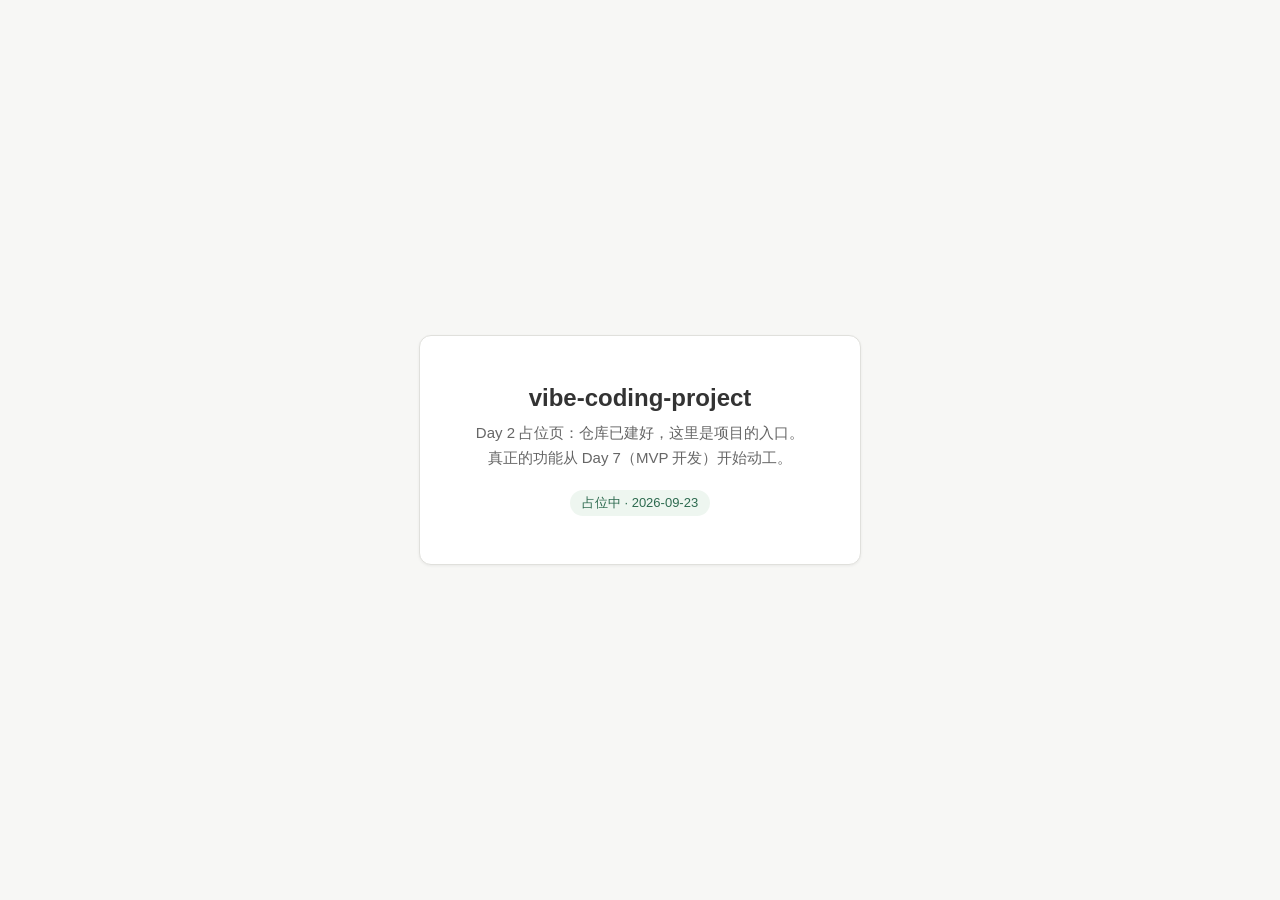
<file: index.html>
<!DOCTYPE html>
<html lang="zh-CN">
<head>
  <meta charset="UTF-8">
  <meta name="viewport" content="width=device-width, initial-scale=1.0">
  <title>vibe-coding-project</title>
  <style>
    body {
      font-family: "Microsoft YaHei", sans-serif;
      background: #f7f7f5;
      color: #333;
      display: flex;
      min-height: 100vh;
      margin: 0;
      align-items: center;
      justify-content: center;
    }
    .card {
      background: #fff;
      border: 1px solid #e0e0dc;
      border-radius: 12px;
      padding: 48px 56px;
      text-align: center;
      box-shadow: 0 1px 3px rgba(0,0,0,0.06);
    }
    h1 { font-size: 24px; margin: 0 0 12px; }
    p { font-size: 15px; color: #666; margin: 6px 0; }
    .tag {
      display: inline-block;
      margin-top: 16px;
      padding: 4px 12px;
      border-radius: 999px;
      background: #eef6f0;
      color: #2d6a4f;
      font-size: 13px;
    }
  </style>
</head>
<body>
  <div class="card">
    <h1>vibe-coding-project</h1>
    <p>Day 2 占位页：仓库已建好，这里是项目的入口。</p>
    <p>真正的功能从 Day 7（MVP 开发）开始动工。</p>
    <span class="tag">占位中 · 2026-09-23</span>
  </div>
</body>
</html>
</file>
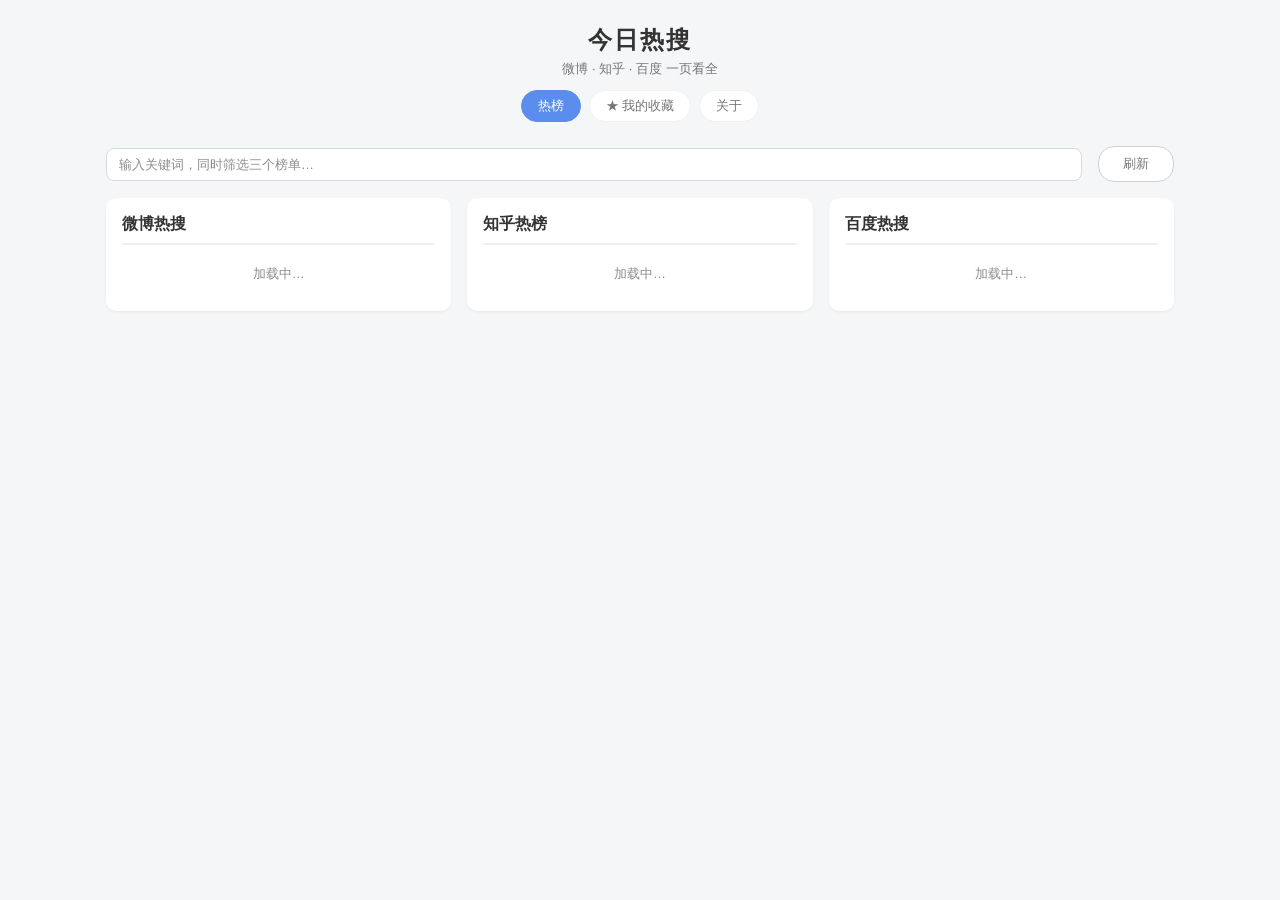
<file: my-app/index.html>
<!DOCTYPE html>
<html lang="zh-CN">
<head>
  <meta charset="UTF-8">
  <meta name="viewport" content="width=device-width, initial-scale=1.0">
  <title>今日热搜</title>
  <link rel="stylesheet" href="style.css">
</head>
<body>
  <header class="site-header">
    <h1>今日热搜</h1>
    <p class="subtitle">微博 · 知乎 · 百度 一页看全</p>
    <nav class="main-nav" aria-label="主导航">
      <a href="#/hot" class="nav-link" data-view="hot">热榜</a>
      <a href="#/fav" class="nav-link" data-view="fav">★ 我的收藏</a>
      <a href="#/about" class="nav-link" data-view="about">关于</a>
    </nav>
  </header>

  <!-- 三个视图（Day 13 hash 路由）：同一时刻只显示一个，由 app.js 按 #/xxx 切换 -->
  <section class="view hidden" id="view-fav">
    <div class="board">
      <div class="board-head">
        <h2>我的收藏</h2>
        <span class="update-time" id="fav-count"></span>
      </div>
      <ul class="list" id="fav-list">
        <li class="placeholder">暂无收藏，点击榜单条目试试</li>
      </ul>
    </div>
  </section>

  <main class="boards view" id="view-hot">
    <!-- 关键词筛选（Day 12）：实时过滤三栏内存数据，不发请求 -->
    <div class="filter-bar" id="filter-bar">
      <input type="text" id="filter-input" class="filter-input" placeholder="输入关键词，同时筛选三个榜单…" maxlength="30" autocomplete="off">
      <span class="filter-count" id="filter-count"></span>
      <!-- 清空筛选：全局唯一出口（Day 15 修复重复 CTA），只在筛选生效时出现 -->
      <div class="filter-actions">
        <button id="filter-clear-btn" class="btn btn-ghost filter-clear hidden" type="button">清空筛选</button>
        <button id="refresh-btn" class="refresh-btn">刷新</button>
      </div>
    </div>

    <section class="board" id="board-weibo">
      <div class="board-head">
        <h2>微博热搜</h2>
        <span class="update-time" id="time-weibo">加载中…</span>
      </div>
      <ul class="list" id="list-weibo">
        <li class="placeholder">加载中…</li>
      </ul>
    </section>

    <section class="board" id="board-zhihu">
      <div class="board-head">
        <h2>知乎热榜</h2>
        <span class="update-time" id="time-zhihu">加载中…</span>
      </div>
      <ul class="list" id="list-zhihu">
        <li class="placeholder">加载中…</li>
      </ul>
    </section>

    <section class="board" id="board-baidu">
      <div class="board-head">
        <h2>百度热搜</h2>
        <span class="update-time" id="time-baidu">加载中…</span>
      </div>
      <ul class="list" id="list-baidu">
        <li class="placeholder">加载中…</li>
      </ul>
    </section>
  </main>

  <section class="view hidden" id="view-about">
    <div class="board about-card">
      <div class="board-head">
        <h2>关于「今日热搜」</h2>
      </div>
      <div class="about-body">
        <h3>这是什么</h3>
        <p>把微博、知乎、百度三个平台的热榜聚合在一页里浏览的小工具，纯前端实现（HTML / CSS / JavaScript），无后端、无数据库。</p>
        <h3>数据来源</h3>
        <p>榜单数据来自开源接口 <a href="https://github.com/vikiboss/60s" target="_blank" rel="noopener">60s API</a>，每次打开或点「刷新」时实时拉取；拉取失败时会自动重试，并回退显示上次成功的数据（页面会标注「可能过期」）。</p>
        <h3>功能</h3>
        <ul>
          <li>点任意条目展开详情，可查看原文、收藏、写备注</li>
          <li>收藏和备注保存在浏览器本地（localStorage），只存在你这台设备上</li>
          <li>顶部导航可在「热榜 / 收藏 / 关于」三个视图间切换，支持浏览器前进/后退</li>
        </ul>
        <h3>演示模式</h3>
        <p>网址后面加 <code>?mock=1</code> 用本地假数据演示（不联网）；再加 <code>&amp;empty=1</code> 可以演示「暂无数据」的空状态。</p>
        <p class="about-meta">28 天 vibe-coding 训练营项目 · 代码托管在 GitHub（ankistar1/rexiao）</p>
      </div>
    </div>
  </section>

  <!-- mock 假数据：只在 URL 带 ?mock=1 时被用到（Day 8） -->
  <script src="mock.js"></script>
  <script src="app.js"></script>
</body>
</html>
</file>
<file: my-app/style.css>
/* 今日热搜 · 样式（Day 7 第 1 步：三栏骨架） */

/* ===== 设计变量（Day 9：统一色板与间距档位）=====
   文字三档：主文字 / 辅助文字 / 占位提示
   辅助 #767676 白底对比度 4.54:1，占位 #8c8c8c 为 3.36:1，均过 WCAG 门槛
   间距只用 4 的倍数：4 / 8 / 12 / 16 / 24 */
:root {
  --text-main: #333333;
  --text-sub: #767676;   /* 辅助信息：热度、排名、更新时间、备注等 */
  --text-hint: #8c8c8c;  /* 占位提示：加载中、暂无数据 */
  --line: #f0f0f0;
  --bg-page: #f5f6f7;
  --bg-card: #ffffff;
  --primary: #5b8def;    /* 主操作色：与详情区左边框同源（Day 13 起） */
}

* {
  margin: 0;
  padding: 0;
  box-sizing: border-box;
}

body {
  font-family: "Microsoft YaHei", "PingFang SC", sans-serif;
  background: var(--bg-page);
  color: var(--text-main);
}

.site-header {
  text-align: center;
  padding: 24px 16px 12px;
}

.site-header h1 {
  font-size: 24px;
  letter-spacing: 2px;
}

.subtitle {
  color: var(--text-sub);
  font-size: 13px;
  margin-top: 4px; /* 间距档位：4 */
}

/* 三栏并排 */
.boards {
  display: flex;
  flex-wrap: wrap; /* 让筛选栏独占一行，三张卡片仍同排（Day 12） */
  gap: 16px;
  max-width: 1100px;
  margin: 0 auto;
  padding: 12px 16px 40px;
  align-items: stretch; /* 三栏等高、底边对齐（Day 10；原 flex-start 导致条数不同时卡片底部参差） */
}

/* ===== 关键词筛选栏（Day 12，颜色/间距走 :root 变量与 4/8/12/16 档位） ===== */
.filter-bar {
  flex-basis: 100%; /* 独占一行：不设的话它会被当成第四个 flex 子项挤进三栏 */
  display: flex;
  align-items: center;
  gap: 8px;
}

/* 筛选栏右侧的操作组：清空筛选 + 刷新，整组靠右。
   Day 15：靠右从「refresh-btn 自己 margin-left:auto」上移到整组，清空按钮藏起来时也不会跑位。 */
.filter-actions {
  margin-left: auto;
  display: flex;
  align-items: center;
  gap: 8px;
  flex-shrink: 0; /* 不被长筛选词挤扁 */
}

.filter-input {
  flex: 1;
  min-width: 0; /* flex 子项防长内容撑宽（Day 7 教训） */
  padding: 8px 12px;
  border: 1px solid #d9d9de;
  border-radius: 8px;
  font-size: 13px;
  font-family: inherit;
  color: var(--text-main);
  background: var(--bg-card);
}

.filter-input::placeholder {
  color: var(--text-hint);
}

.filter-count {
  flex-shrink: 0;
  font-size: 12px;
  color: var(--text-sub); /* 实时计数：筛选生效的可感知反馈 */
}

.board {
  flex: 1;
  min-width: 0; /* flex 子项默认不缩到比内容窄，缺这行长标题会把列撑宽、撑出横向滚动条 */
  background: var(--bg-card);
  border-radius: 10px;
  padding: 16px; /* 间距档位：16（原 14px 16px，归入档位） */
  box-shadow: 0 1px 3px rgba(0, 0, 0, 0.06);
}

.board-head {
  display: flex;
  justify-content: space-between;
  align-items: baseline;
  border-bottom: 2px solid var(--line);
  padding-bottom: 8px;
  margin-bottom: 8px;
}

.board-head h2 {
  font-size: 16px;
}

.update-time {
  font-size: 12px;
  color: var(--text-sub);
}

.list {
  list-style: none;
}

.list .placeholder {
  color: var(--text-hint);
  font-size: 13px;
  padding: 12px 0;
  text-align: center;
}

/* 「以下是上次的数据」过期提示条（Day 7 补：接口失败时的兜底状态） */
.list .placeholder.stale {
  color: #8a6d3b;
  background: #fdf6e3;
  border: 1px solid #f0e2c0;
  border-radius: 8px;
  padding: 8px;
  margin: 4px 0;
}

/* 失败提示里的小「重试」按钮（Day 7 第 5 步：异常状态） */
.placeholder .retry-btn {
  margin-left: 8px;
  padding: 2px 12px; /* 间距档位：12（原 10px） */
  font-size: 12px;
}

/* 刷新按钮 */
.refresh-btn {
  padding: 8px 24px; /* 原 6px 24px：加高触控区（桌面约 35px 高，移动端另有 44px 兜底） */
  border: 1px solid #d0d1d3;
  border-radius: 16px;
  background: var(--bg-card);
  color: var(--text-sub);
  font-size: 13px;
  cursor: pointer;
  white-space: nowrap; /* 防止「刷新」两字被换行（filter-bar 内 flex 排列时） */
}

.refresh-btn:hover {
  background: #f0f0f0;
}

/* 榜单条目：排名 + 标题 + 热度 一行 */
.item {
  display: flex;
  align-items: center;
  gap: 8px;
  padding: 8px 0; /* 左右 0：让排名数字与卡片标题左缘严格对齐（Day 9 对齐修复，原 8px 4px） */
  border-bottom: 1px solid #f7f7f7;
  cursor: pointer;
}

/* 最后一条不带分隔线，避免“没写完”的观感（Day 9） */
.list .item:last-child {
  border-bottom: none;
}

.item:hover {
  background: #f9f9fb;
}

/* 展开中的条目保持高亮：状态翻转式反馈，用户一眼确认哪条已展开（Day 11） */
.item.active {
  background: #eef3fd;
}

/* 按下瞬间的即时反馈（0-100ms 层）：背景加深，手指还没松开就"有了回应"（Day 11） */
.item:active {
  background: #e3eaf8;
}

.rank {
  width: 22px;
  text-align: center;
  font-size: 13px;
  color: var(--text-sub);
  flex-shrink: 0;
}

/* 前三名标色 */
.rank-1 { color: #ff6b35; font-weight: bold; }
.rank-2 { color: #ff8c42; font-weight: bold; }
.rank-3 { color: #ffa64d; font-weight: bold; }

.title {
  flex: 1;
  min-width: 0; /* 同上：允许标题列收缩，省略号才能生效 */
  font-size: 13px;
  white-space: nowrap;
  overflow: hidden;
  text-overflow: ellipsis; /* PRD 五节：超长标题截断显示省略号 */
}

.hot {
  font-size: 12px;
  color: var(--text-sub); /* 原 #b3b3b3 对比度仅 2.10:1，远低于 3:1 底线（Day 9 对比度修复） */
  flex-shrink: 0;
}

/* ===== F2 详情展开区域 ===== */
.detail {
  background: #fafbfd;
  border-left: 3px solid #5b8def;
  border-radius: 6px;
  padding: 12px 16px; /* 间距档位：12/16（原 12px 14px） */
  margin: 4px 0 8px;
}

/* 展开动效：向下滑出（Day 11 交互反馈；200ms 在 150-300ms 舒适区） */
@keyframes detail-open {
  from { opacity: 0; transform: translateY(-4px); }
  to { opacity: 1; transform: translateY(0); }
}

/* 收起动效：向上收起并淡出（Day 11） */
@keyframes detail-close {
  from { opacity: 1; transform: translateY(0); }
  to { opacity: 0; transform: translateY(-4px); }
}

.detail {
  animation: detail-open 0.2s ease-out;
}

.detail.closing {
  animation: detail-close 0.15s ease-in forwards;
}

/* 尊重系统"减少动态效果"设置：关掉动效，保留状态反馈（Day 11） */
@media (prefers-reduced-motion: reduce) {
  .detail,
  .detail.closing,
  .view {
    animation: none;
  }
}

.detail-title {
  font-size: 14px;
  font-weight: bold;
  line-height: 1.6; /* 完整标题换行显示，不再截断（PRD F2） */
  word-break: break-all;
}

.detail-meta {
  font-size: 12px;
  color: var(--text-sub);
  margin-top: 4px; /* 间距档位：4（原 6px） */
}

.detail-actions {
  margin-top: 12px; /* 间距档位：12（原 10px） */
  display: flex;
  gap: 12px;
  flex-wrap: wrap; /* Day 15.2：窄屏放不下就整行折，而不是把每个按钮压缩换行 */
}

/* 详情里的两个按钮 */
.btn {
  /* inline-flex 而非 inline-block：设置 min-height 时文字才能垂直居中（Day 15.2） */
  display: inline-flex;
  align-items: center;
  justify-content: center;
  padding: 6px 16px; /* 间距档位：6/16（原 5px，与输入框统一） */
  border-radius: 14px;
  font-size: 13px;
  cursor: pointer;
  text-decoration: none;
  /* Day 15.2：按钮文字永不折行 + 作为 flex 子项不被压缩。
     之前只写了内边距，窄容器里 flex 按比例压缩按钮，把「保存备注」压成竖排 4 行、
     「查看原文」压成 2 行（360px 实测）。放不下时应该由容器换行，而不是把按钮压碎。 */
  white-space: nowrap;
  flex-shrink: 0;
}

.btn-primary {
  background: #5b8def;
  color: #fff;
  border: 1px solid #5b8def;
}

.btn-primary:hover {
  background: #4a7de0;
}

.btn-ghost {
  background: transparent;
  color: var(--text-sub);
  border: 1px solid #d9d9de;
}

/* ===== F3 收藏与备注 ===== */

/* 已收藏的星标按钮 */
.btn-starred {
  background: #fff7e6;
  color: #d48806;
  border: 1px solid #ffd666;
}

/* 备注输入区（点收藏后出现） */
.fav-note {
  display: flex;
  gap: 8px;
  margin-top: 12px; /* 间距档位：12（原 10px） */
  flex-wrap: wrap; /* Day 15.2：窄屏折行兜底 */
}

.fav-note.hidden {
  display: none;
}

.note-input {
  flex: 1;
  min-width: 0; /* Day 15.2：flex 子项防撑宽，保证输入框先让位给「保存备注」按钮 */
  padding: 6px 12px; /* 间距档位：6→8？输入框内边距用 6/12 与 .btn 一致 */
  border: 1px solid #d9d9de;
  border-radius: 6px;
  font-size: 13px;
}

/* 我的收藏视图（Day 13：由「面板」升级为正式视图，交给 .view 的显隐规则统一管理；
   原 .fav-panel 相关规则已移除——那条开合逻辑被 hash 路由取代） */

.fav-item {
  display: flex;
  justify-content: space-between;
  align-items: flex-start; /* 顶部对齐：写备注编辑器展开后 fav-main 会变高（Day 14.6） */
  gap: 8px;
  padding: 12px 0; /* 间距档位：12；左右 0 与主榜单对齐规则一致（Day 9） */
  border-bottom: 1px solid #f7f7f7;
}

.fav-main {
  flex: 1;
  min-width: 0;
}

.fav-title {
  font-size: 13px;
  font-weight: bold;
  white-space: nowrap;
  overflow: hidden;
  text-overflow: ellipsis;
}

.fav-meta {
  font-size: 12px;
  color: var(--text-sub);
  margin-top: 4px; /* 间距档位：4（原 4px 不变，只换色） */
  white-space: nowrap;
  overflow: hidden;
  text-overflow: ellipsis;
}

.no-note {
  color: var(--text-hint); /* 原 #ccc 对比度仅 1.61:1，几乎不可见（Day 9 对比度修复） */
}

.fav-actions {
  display: flex;
  flex-wrap: wrap; /* 3 按钮：备注 / 查看原文 / 取消收藏；360px 下换行（Day 14.6） */
  gap: 8px; /* 间距档位：8（原 6px） */
  flex-shrink: 0;
  justify-content: flex-end; /* 换行时靠右对齐 */
}

/* 详情操作区 / 收藏面板 / 备注编辑器按钮触控兜底（≥44px）
   Day 14.6：fav-actions 加了第 3 个按钮后 360px 下只有 33px，违反 44px 规范
   Day 15.2：详情区按钮同样只有 33px —— 此前是靠"文字被压成 2 行"把高度撑到 52px 蒙混过关，
             修掉压缩换行后露出真值。教训：高度断言不能被"内容换行撑高"污染（同日发现）。 */
.detail-actions .btn,
.fav-actions .btn,
.fav-note .btn {
  min-height: 44px;
}

/* 移动端：fav-item 改列向堆叠，fav-main 全宽显示文字，fav-actions 换行到下方（Day 14.6） */
@media (max-width: 768px) {
  .fav-item {
    flex-direction: column; /* row → column：fav-main 和 fav-actions 上下堆叠 */
    align-items: stretch; /* 子项拉满宽度 */
  }
  .fav-actions {
    flex-wrap: wrap; /* 3 按钮 360px 下换行 */
    justify-content: flex-start; /* 左对齐，避开右侧假空白 */
  }
}

/* ===== 多视图导航与切换（Day 13 hash 路由）===== */
.main-nav {
  display: flex;
  gap: 8px;
  justify-content: center;
  margin-top: 12px;
}

.nav-link {
  padding: 6px 16px;
  border: 1px solid var(--line);
  border-radius: 16px;
  background: var(--bg-card);
  color: var(--text-sub);
  font-size: 13px;
  text-decoration: none;
}

.nav-link:hover {
  border-color: var(--primary);
  color: var(--primary);
}

/* 当前视图的导航项：主色实底反白（状态翻转式反馈，Day 11 同款思路） */
.nav-link.active {
  background: var(--primary);
  border-color: var(--primary);
  color: #fff;
}

/* 同一时刻只显示一个视图；切入时轻微淡入（150ms 以内感知为“即时”） */
.view.hidden {
  display: none;
}

.view {
  animation: view-in 0.15s ease-out;
}

@keyframes view-in {
  from {
    opacity: 0;
    transform: translateY(4px);
  }
  to {
    opacity: 1;
    transform: none;
  }
}

/* 「关于」页排版：静态说明页，不需要列表样式 */
.about-card {
  max-width: 640px;
  margin: 0 auto;
}

.about-body {
  padding: 12px 0 4px;
  line-height: 1.7;
}

.about-body h3 {
  margin: 12px 0 4px;
  font-size: 15px;
}

.about-body p,
.about-body ul {
  font-size: 14px;
  color: var(--text-main);
}

.about-body ul {
  padding-left: 20px;
}

.about-body a {
  color: var(--primary);
}

.about-body code {
  background: var(--bg-page);
  border-radius: 4px;
  padding: 1px 6px;
  font-size: 13px;
}

.about-meta {
  margin-top: 16px;
  padding-top: 12px;
  border-top: 1px solid var(--line);
  color: var(--text-sub);
  font-size: 13px;
}

/* 手机端：三栏变单列（PRD 五节：约 <768px） */
@media (max-width: 768px) {
  .boards {
    flex-direction: column;
    align-items: stretch; /* 单列时必须横向撑满，否则会退回按内容宽度自适应、被长标题撑出横向滚动条 */
    flex-wrap: nowrap; /* Day 12 修复：column 方向下 wrap 没有意义，还会配合 flex-basis:100% 把卡片挤到第二列 */
  }

  /* Day 12 修复：flex-basis 在 column 布局里指「高度」基准，
     100% 会让筛选栏高度变成整个容器高，卡片被挤换列、横向溢出 324px。单列下宽度本来就撑满，不需要它。 */
  .filter-bar {
    flex-basis: auto;
  }

  /* 触控区兜底：手指点按目标至少 44px 高（Day 9 触控区修复） */
  .refresh-btn {
    min-height: 44px;
  }

  /* 清空筛选按钮同规范（Day 15：它进了筛选栏，也是手指点按目标） */
  .filter-actions .btn {
    min-height: 44px;
  }

  .filter-input {
    min-height: 44px; /* 筛选框同规范（Day 12） */
  }

  /* Day 14 修复：触控目标补齐 —— Day 9 的 44px 规范当时只覆盖了 button，
     漏了同为点击目标的 <a> 导航和 <li> 条目；手机实测导航 30px / 条目 34px。
     教训：触控审查要按"可点击"枚举，不能按"元素类型"枚举（手机宽度体检发现）。 */
  .nav-link {
    display: inline-flex;
    align-items: center;
    min-height: 44px;
  }

  .item {
    min-height: 44px;
  }
}

/* 通用隐藏规则（Day 13）：.hidden 只改 display，不销毁元素。
   放在文件末尾，保证它压过任何带 display 的单类选择器（如 .refresh-btn.hidden）。 */
.hidden {
  display: none;
}
</file>
